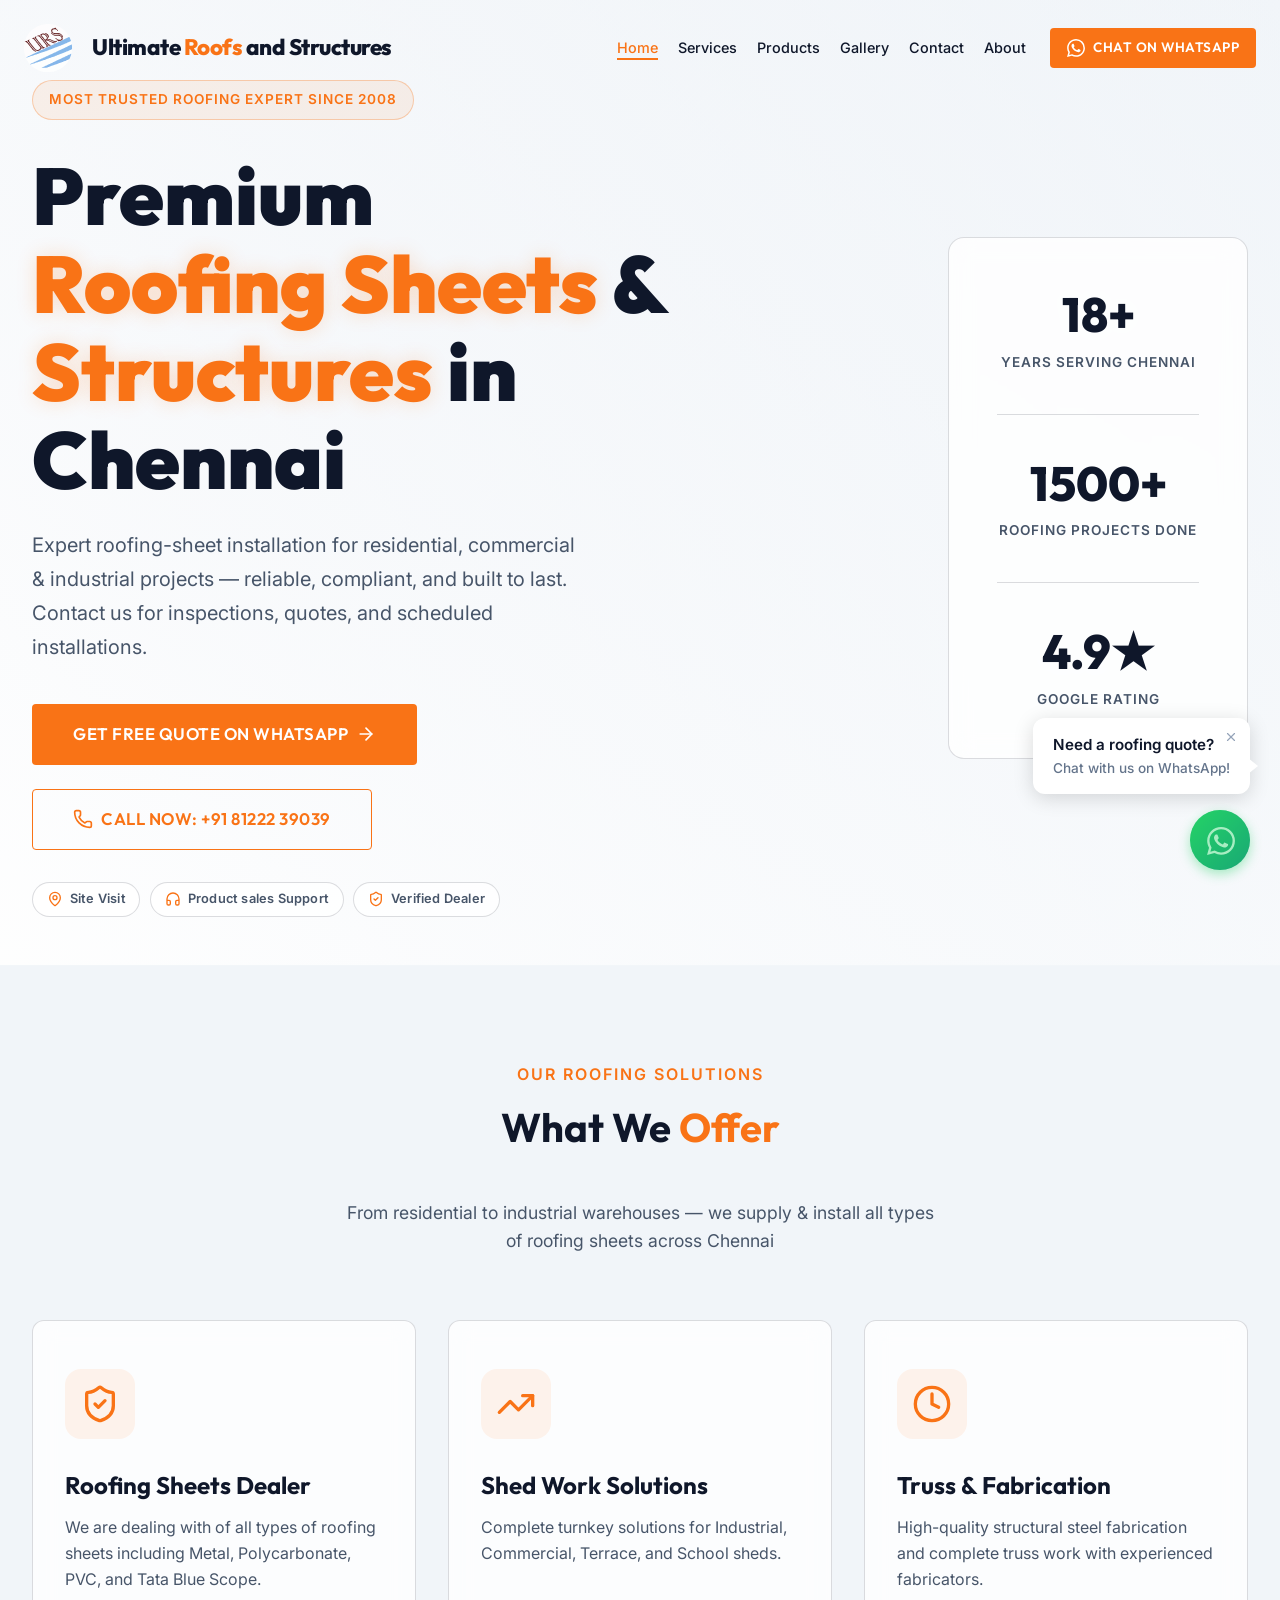
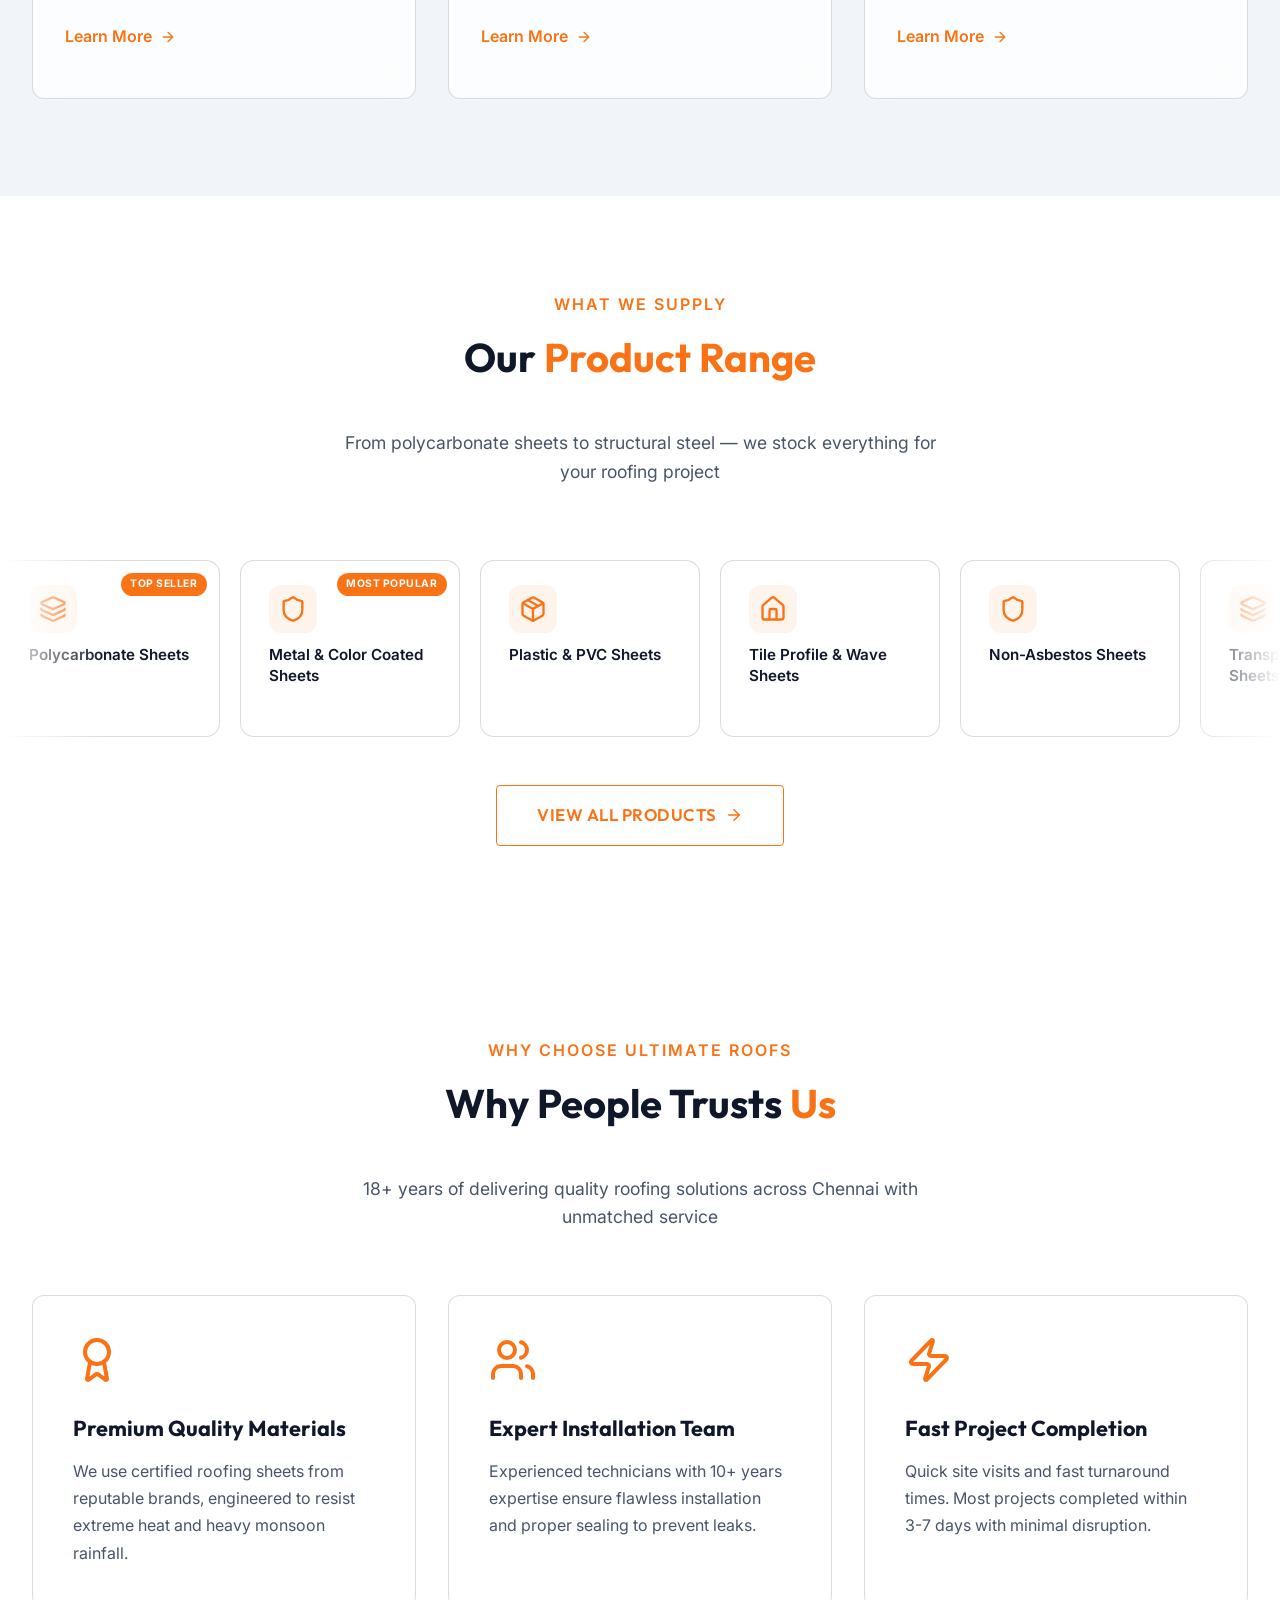
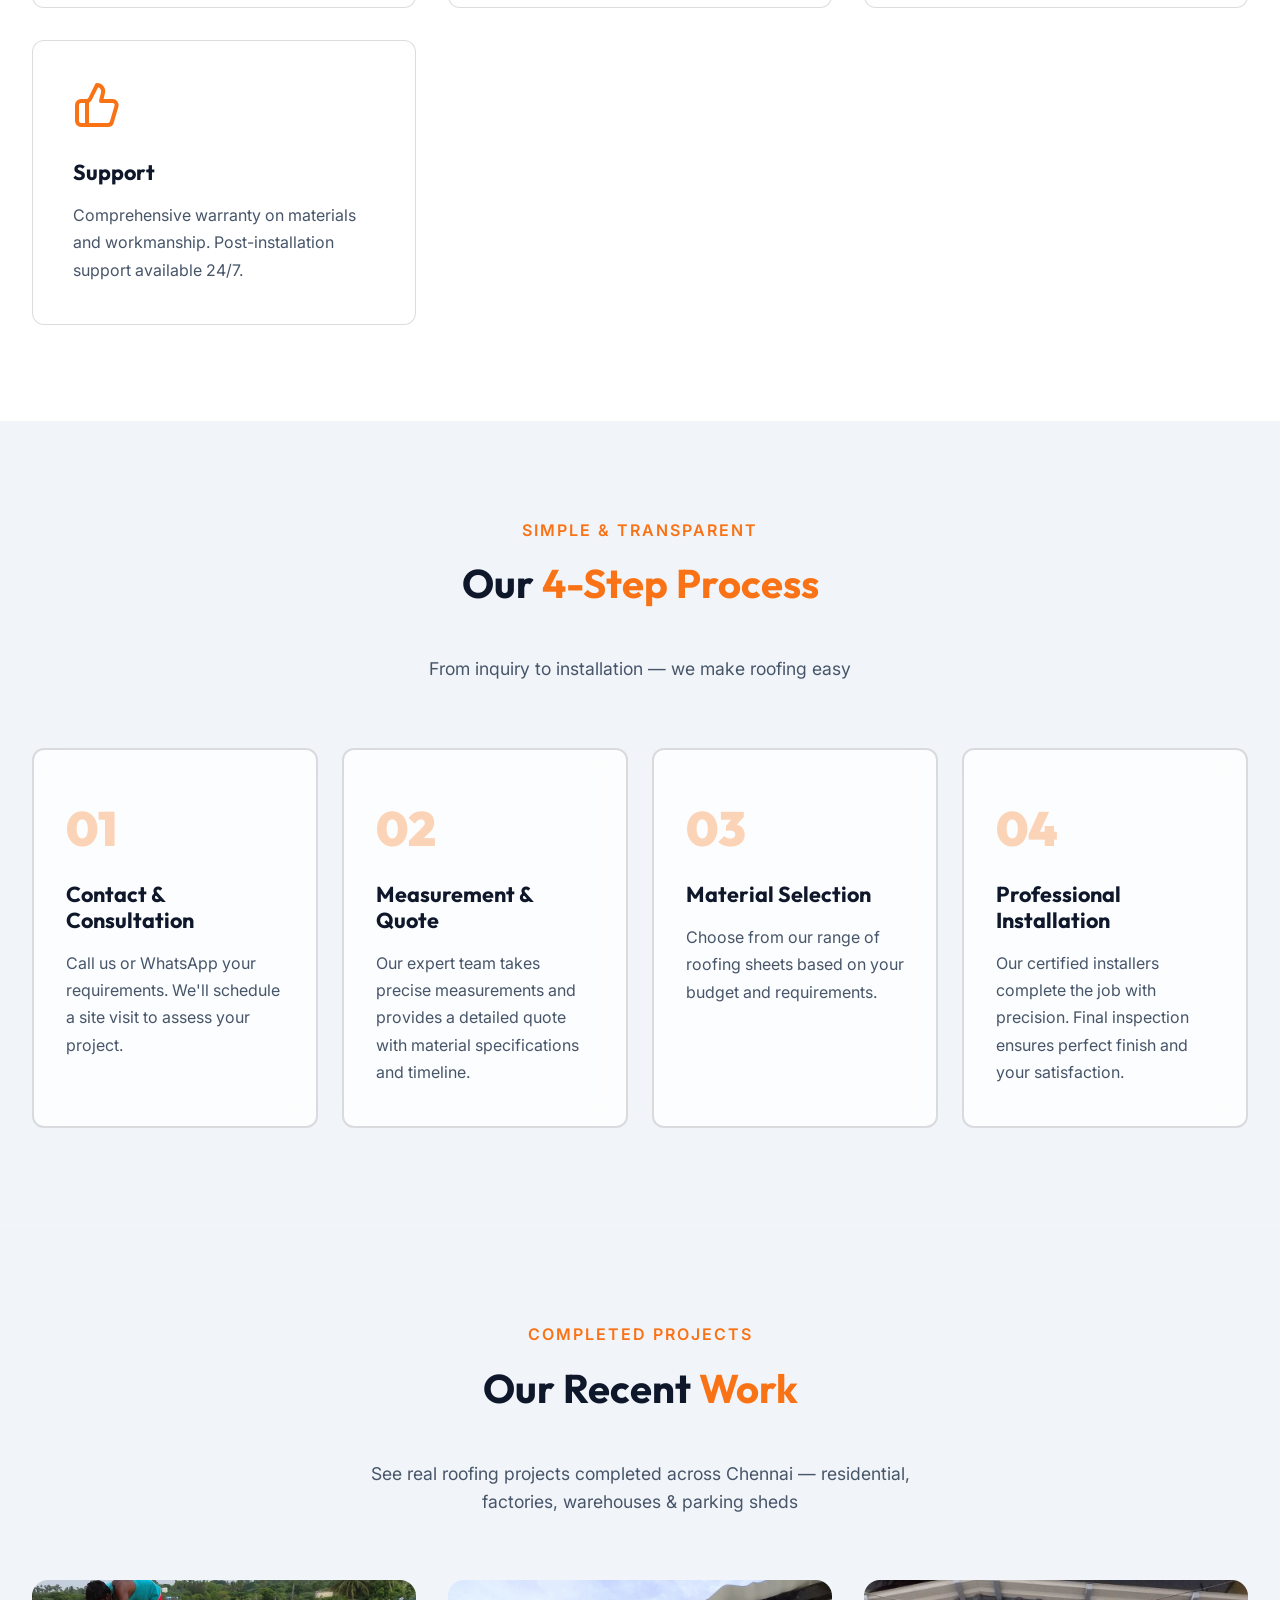
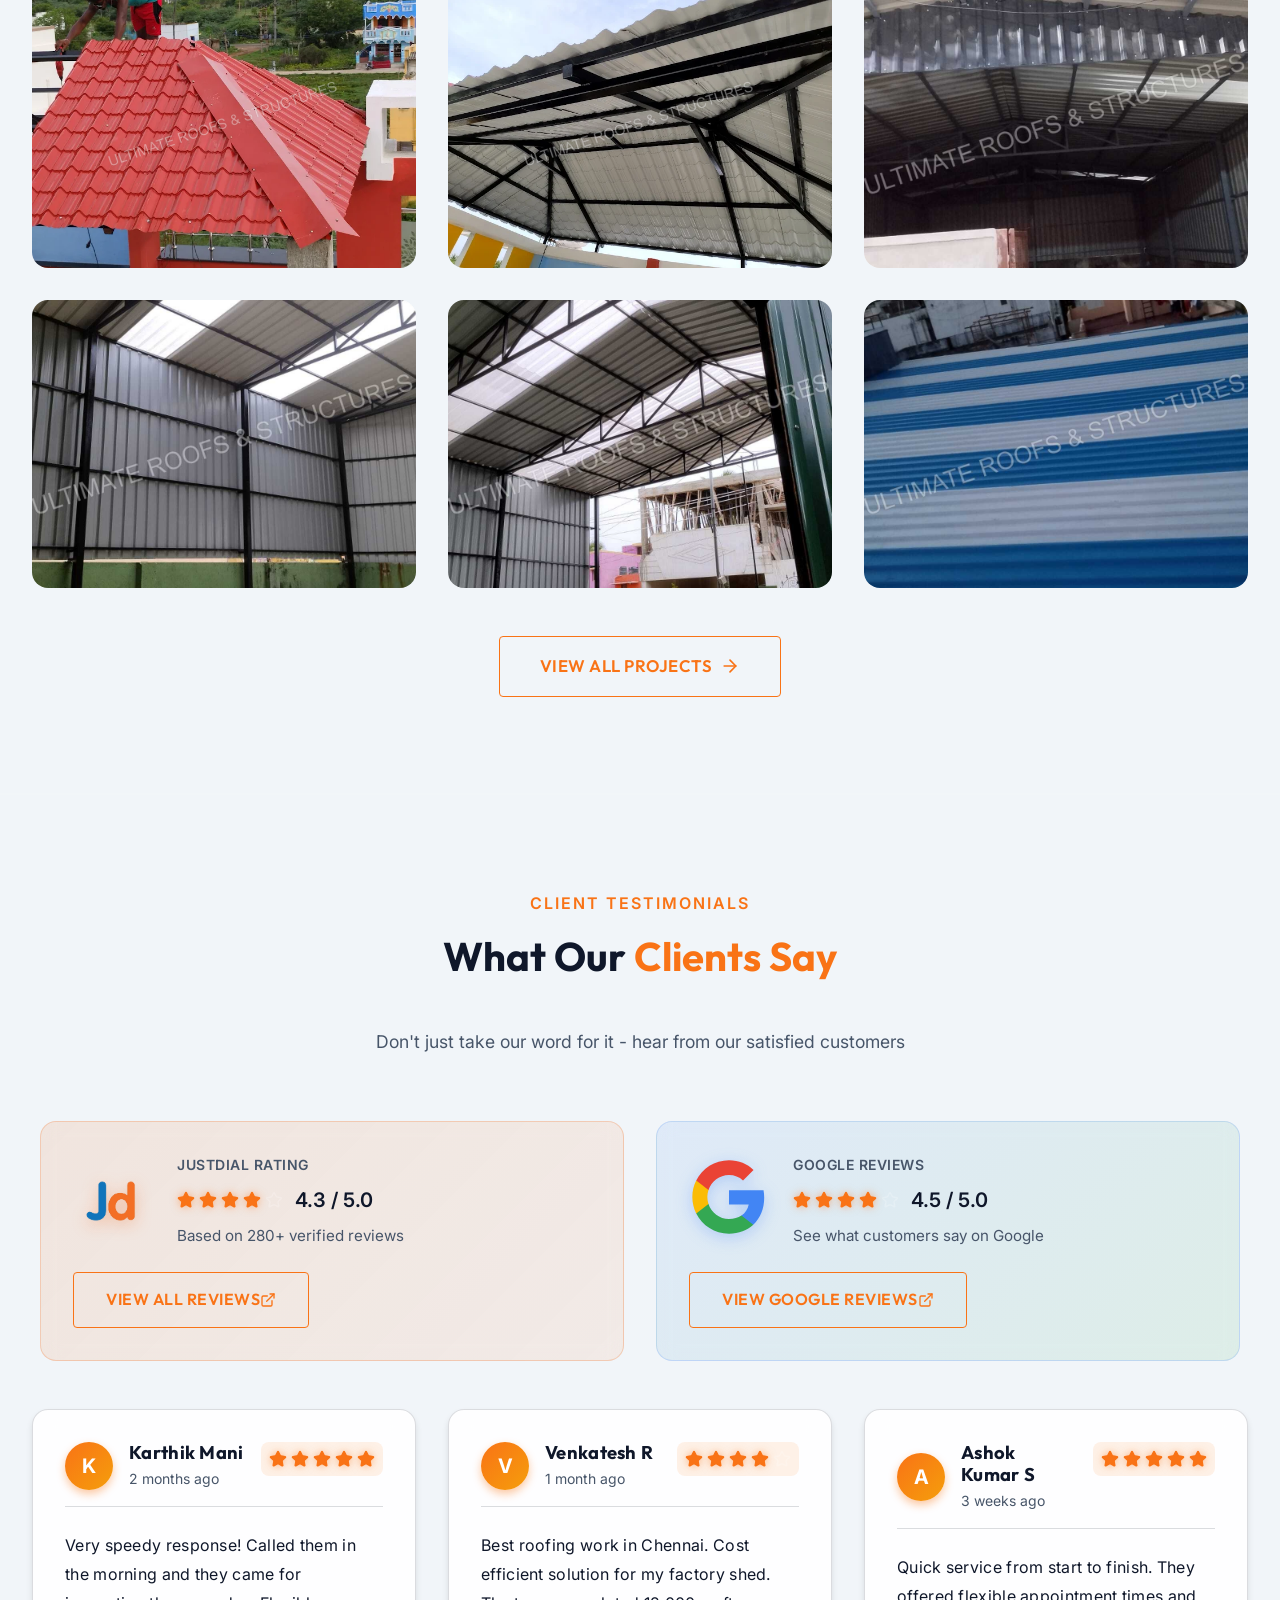
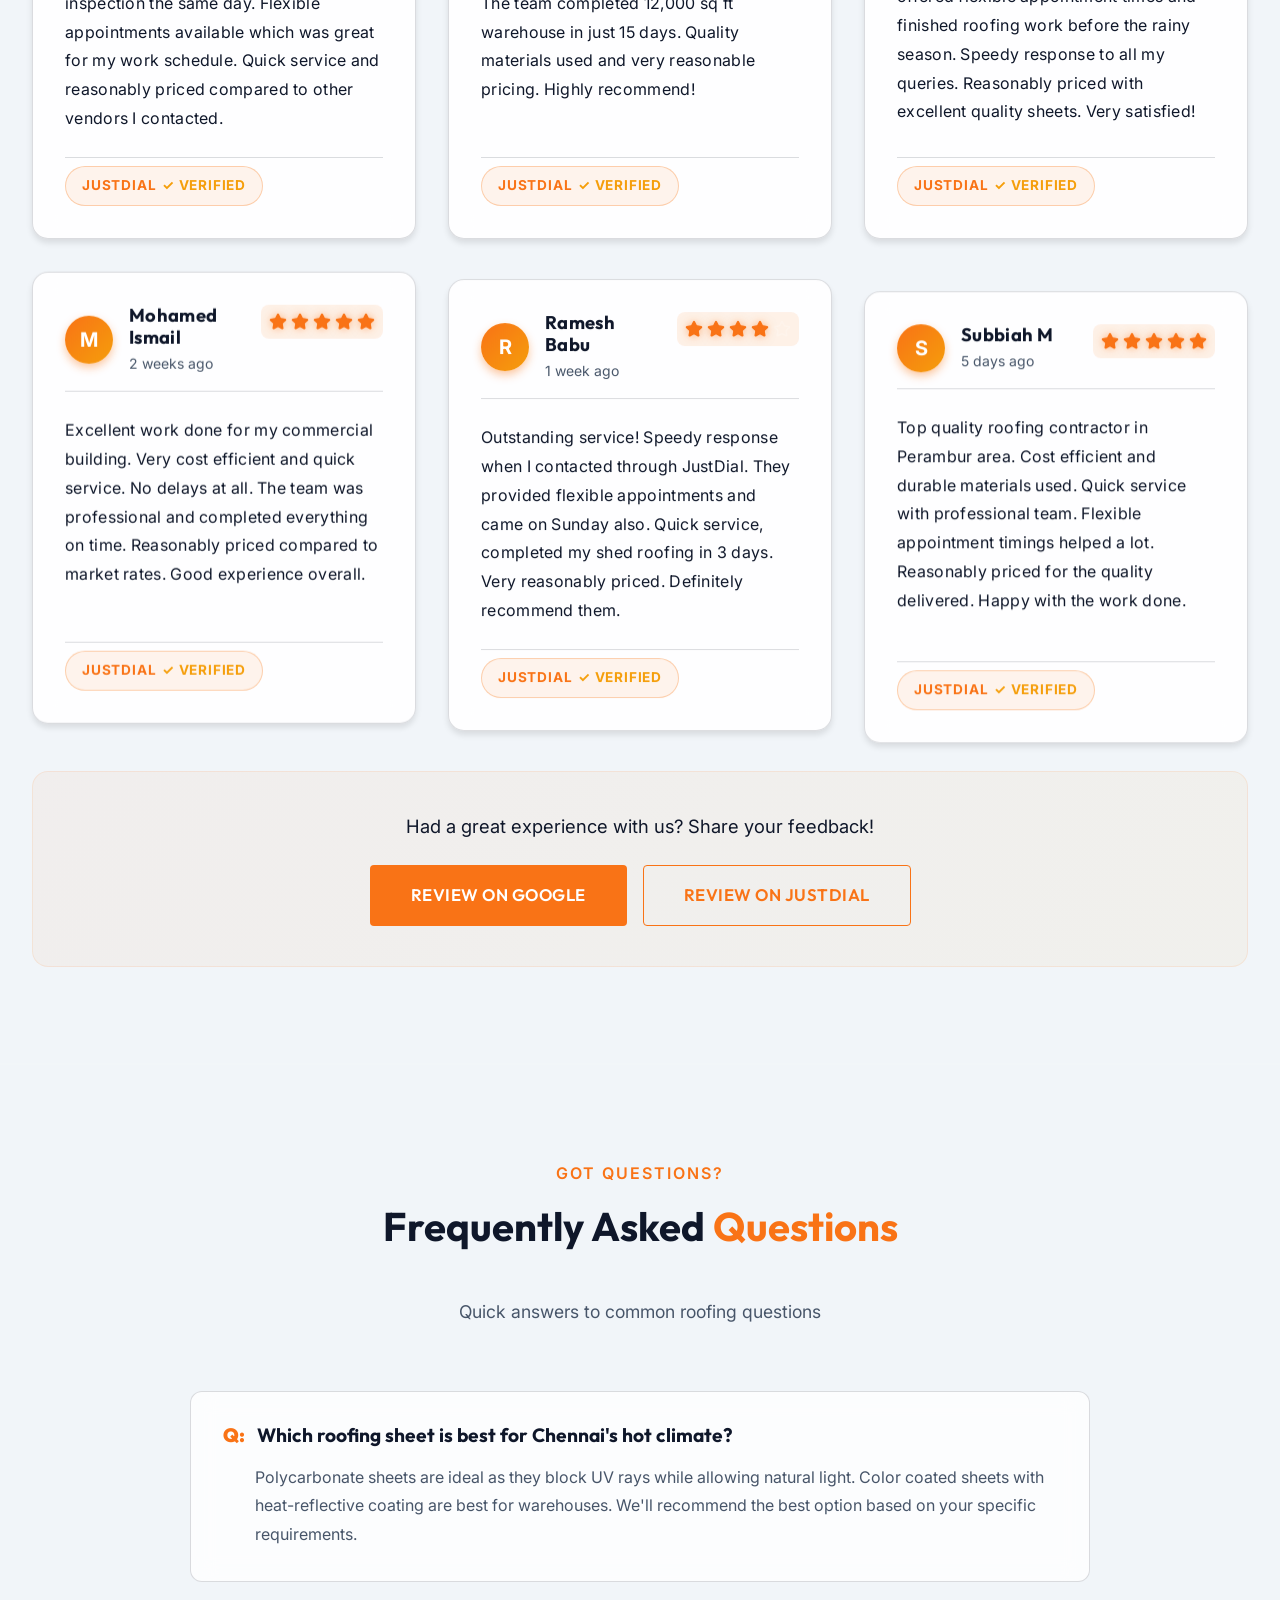
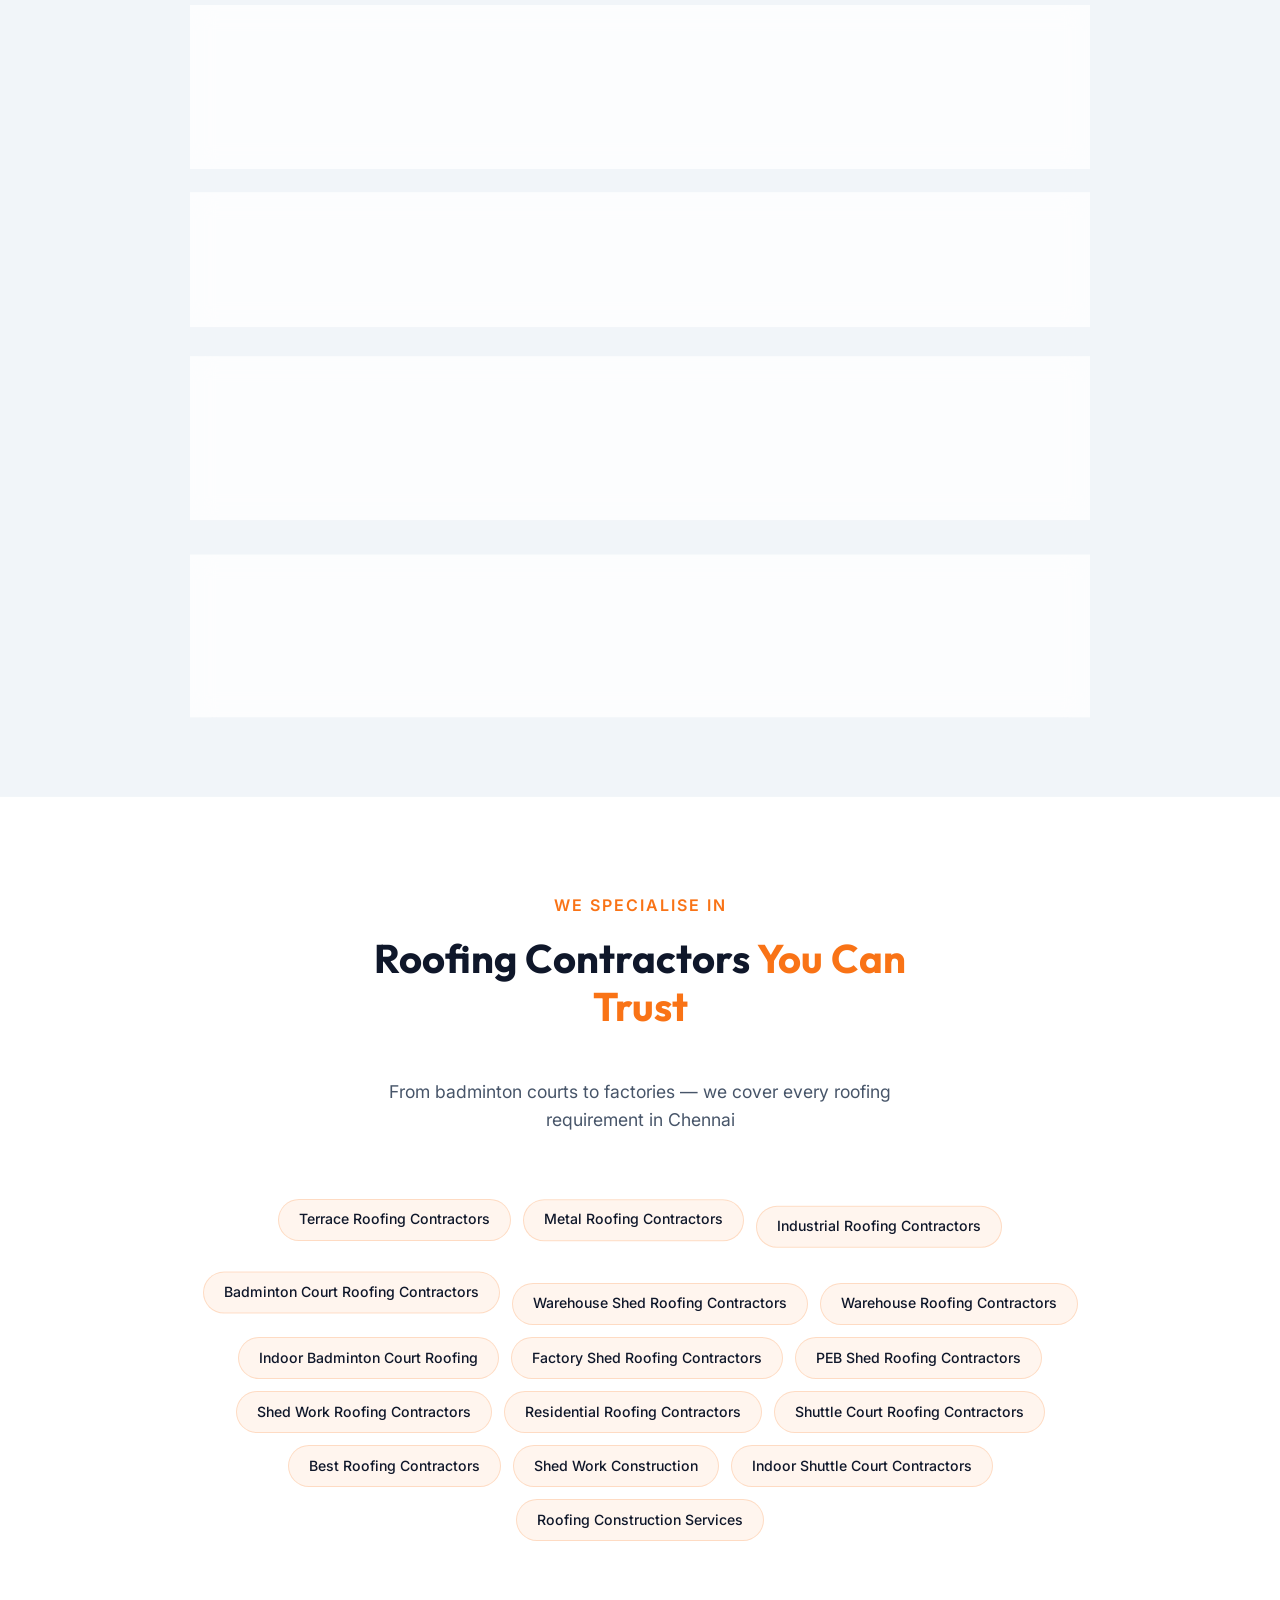
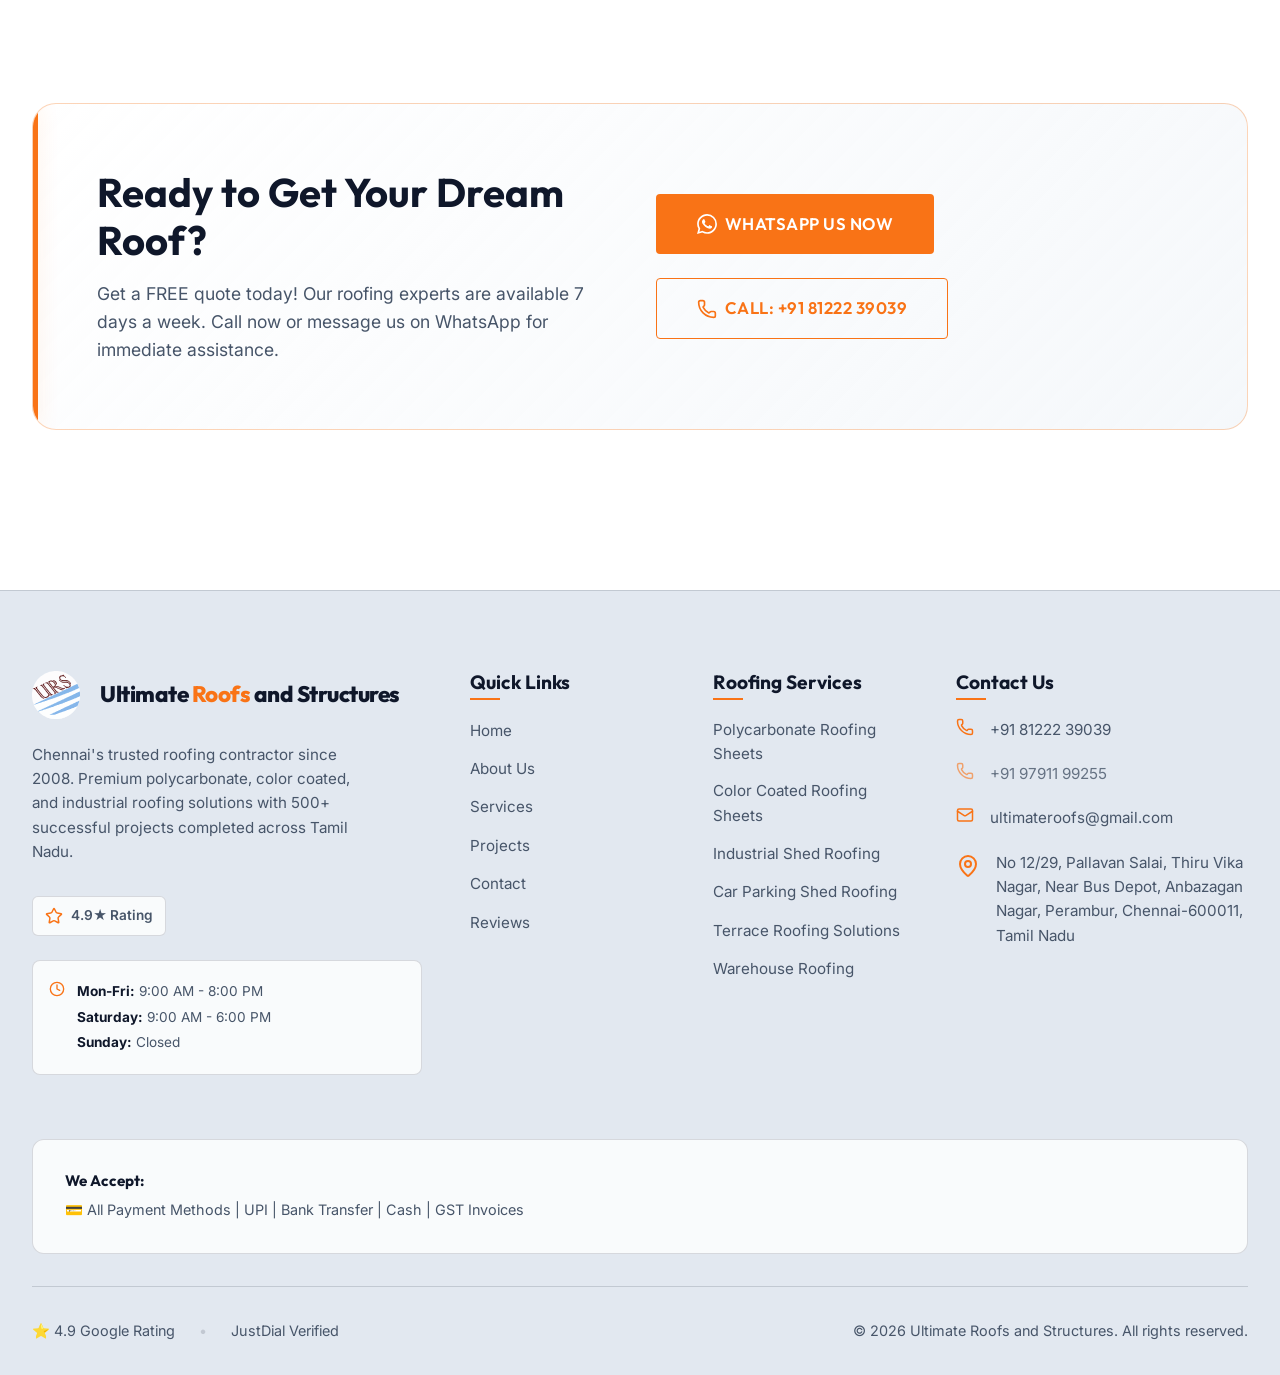
<file: index.html>
<!doctype html>
<html lang="en">
  <head>
    <meta charset="UTF-8" />
    <link rel="icon" type="image/svg+xml" href="/favicon.svg" sizes="any" />
    <link rel="apple-touch-icon" href="/cropped_circle_image.png" />
    <meta name="viewport" content="width=device-width, initial-scale=1.0" />

    <!-- ===== PRIMARY SEO META TAGS ===== -->
    <title>Roofing Sheet Contractors in Chennai | Ultimate Roofs and Structures</title>
    <meta name="description" content="Best Roofing Sheet Contractors in Chennai, Tamil Nadu. Top-rated roofing contractors for industrial sheds, warehouse roofing, and metal roofing sheet installation. Call +91 81222 39039 for expert contractors." />
    <meta name="keywords" content="roofing sheet contractors, roofing sheet contractors in Chennai, roofing contractors, best roofing contractors in Chennai, Chennai roofing contractors, roofing contractors Tamil Nadu, industrial roofing contractors Chennai, warehouse roofing contractors, metal roofing sheet contractors, shed contractors Chennai" />
    <meta name="theme-color" content="#0f172a" />
    <meta name="robots" content="index, follow, max-image-preview:large, max-snippet:-1, max-video-preview:-1" />
    <meta name="author" content="Ultimate Roofs and Structures" />
    <meta name="language" content="English" />
    <meta name="revisit-after" content="7 days" />
    <meta name="fragment" content="!" />

    <!-- ===== GEO / LOCATION META TAGS ===== -->
    <meta name="geo.region" content="IN-TN" />
    <meta name="geo.placename" content="Chennai, Tamil Nadu, India" />
    <meta name="geo.position" content="13.1067;80.2341" />
    <meta name="ICBM" content="13.1067, 80.2341" />

    <!-- ===== OPEN GRAPH ===== -->
    <meta property="og:title" content="Roofing Sheet Contractors in Chennai | Ultimate Roofs and Structures" />
    <meta property="og:description" content="Top-rated roofing sheet manufacturer and installer in Chennai, Tamil Nadu. Industrial roofing, metal sheets, steel sheds, and warehouse structures built to last. Serving all of Tamil Nadu." />
    <meta property="og:type" content="website" />
    <meta property="og:url" content="https://ultimateroofs.in" />
    <meta property="og:image" content="https://ultimateroofs.in/logo.svg" />
    <meta property="og:locale" content="en_IN" />
    <meta property="og:site_name" content="Ultimate Roofs and Structures" />

    <!-- ===== TWITTER CARD ===== -->
    <meta name="twitter:card" content="summary_large_image" />
    <meta name="twitter:title" content="Roofing Sheet Contractors in Chennai | Ultimate Roofs and Structures" />
    <meta name="twitter:description" content="Top-rated roofing sheet manufacturer and installer in Chennai, Tamil Nadu. Industrial roofing, metal sheets, steel sheds, and warehouse structures built to last. Serving all of Tamil Nadu." />
    <meta name="twitter:image" content="https://ultimateroofs.in/logo.svg" />

    <!-- ===== CANONICAL URL ===== -->
    <link rel="canonical" href="https://ultimateroofs.in" />

    <!-- ===== FONTS ===== -->
    <link rel="preconnect" href="https://fonts.googleapis.com" />
    <link rel="dns-prefetch" href="https://fonts.googleapis.com" />

    <!-- ===== STRUCTURED DATA: LocalBusiness ===== -->
    <script type="application/ld+json">
{
  "@context": "https://schema.org",
  "@type": "LocalBusiness",
  "name": "Ultimate Roofs and Structures",
  "url": "https://ultimateroofs.in",
  "logo": "https://ultimateroofs.in/logo.svg",
  "image": "https://ultimateroofs.in/logo.svg",
  "description": "Leading manufacturer and installer of roofing sheets in Chennai, Tamil Nadu. We supply industrial roofing, metal roofing sheets, steel sheds, warehouse structures, and wall cladding solutions across Tamil Nadu.",
  "priceRange": "₹₹",
  "address": {
    "@type": "PostalAddress",
    "streetAddress": "No 12/29, Pallavan Salai, Thiru Vika Nagar, Anbazagan Nagar, Perambur",
    "addressLocality": "Chennai",
    "addressRegion": "Tamil Nadu",
    "postalCode": "600011",
    "addressCountry": "IN"
  },
  "geo": {
    "@type": "GeoCoordinates",
    "latitude": "13.1067",
    "longitude": "80.2341"
  },
  "areaServed": [
    {
      "@type": "State",
      "name": "Tamil Nadu"
    },
    {
      "@type": "City",
      "name": "Chennai"
    },
    {
      "@type": "City",
      "name": "Coimbatore"
    },
    {
      "@type": "City",
      "name": "Madurai"
    },
    {
      "@type": "City",
      "name": "Trichy"
    },
    {
      "@type": "City",
      "name": "Salem"
    },
    {
      "@type": "City",
      "name": "Tirunelveli"
    },
    {
      "@type": "City",
      "name": "Vellore"
    },
    {
      "@type": "City",
      "name": "Erode"
    },
    {
      "@type": "City",
      "name": "Pondicherry"
    }
  ],
  "openingHoursSpecification": [
    {
      "@type": "OpeningHoursSpecification",
      "dayOfWeek": [
        "Monday",
        "Tuesday",
        "Wednesday",
        "Thursday",
        "Friday",
        "Saturday"
      ],
      "opens": "09:00",
      "closes": "18:00"
    }
  ],
  "contactPoint": {
    "@type": "ContactPoint",
    "telephone": "+918122239039",
    "contactType": "customer service",
    "areaServed": "IN",
    "availableLanguage": [
      "English",
      "Tamil",
      "Hindi"
    ]
  },
  "telephone": "+918122239039",
  "email": "ultimateroofs@gmail.com",
  "foundingDate": "2008",
  "hasOfferCatalog": {
    "@type": "OfferCatalog",
    "name": "Roofing and Structural Services in Chennai, Tamil Nadu",
    "itemListElement": [
      {
        "@type": "Offer",
        "itemOffered": {
          "@type": "Service",
          "name": "Industrial & Commercial Roofing",
          "description": "Our commercial and industrial roofing solutions are engineered to protect your business investment. From new installations to complete overhauls, we deliver the highest standard of craftsmanship to keep your commercial property safe, secure, and weather-tight."
        }
      },
      {
        "@type": "Offer",
        "itemOffered": {
          "@type": "Service",
          "name": "Residential Roofing",
          "description": "We understand how vital a dependable roof is for your family's safety and comfort. Our residential roofing services combine long-lasting durability with modern aesthetics — ensuring your home is protected with premium materials and precise installation."
        }
      },
      {
        "@type": "Offer",
        "itemOffered": {
          "@type": "Service",
          "name": "Roof Inspection & Consultation",
          "description": "We offer thorough roof health assessments and professional on-site consultations to identify weak points, leaks, and structural concerns. Our detailed reports and expert recommendations help you make the right decision for your property's long-term upkeep."
        }
      },
      {
        "@type": "Offer",
        "itemOffered": {
          "@type": "Service",
          "name": "Emergency Roof Repairs",
          "description": "Roofing emergencies don't wait — neither do we. Our rapid-response team handles unexpected leaks, storm damage, and structural issues with speed and precision, restoring your roof's integrity and protecting your property before further damage occurs."
        }
      },
      {
        "@type": "Offer",
        "itemOffered": {
          "@type": "Service",
          "name": "Fabrication & Maintenance",
          "description": "Extend the life of your roof with our customized maintenance and structural fabrication services. Our proactive approach — covering truss work, structural repairs, and shed fabrication — keeps your roofing system in peak condition and saves you costly replacements down the line."
        }
      },
      {
        "@type": "Offer",
        "itemOffered": {
          "@type": "Service",
          "name": "Roof Ventilation Solutions",
          "description": "Improve air circulation and reduce heat buildup with our specialized roof ventilation systems. We supply and install high-performance turbo ventilators — both polycarbonate and metal profile — ensuring your industrial or commercial space stays cool, comfortable, and energy-efficient."
        }
      }
    ]
  },
  "sameAs": [
    "https://jsdl.in/DT-20WIVUVM",
    "https://maps.app.goo.gl/ByaTGtvEaummtQnK6"
  ]
}
</script>

    <!-- ===== STRUCTURED DATA: FAQ (Local SEO Boost) ===== -->
    <script type="application/ld+json">
{
  "@context": "https://schema.org",
  "@type": "FAQPage",
  "mainEntity": [
    {
      "@type": "Question",
      "name": "Where can I buy roofing sheets in Chennai?",
      "acceptedAnswer": {
        "@type": "Answer",
        "text": "Ultimate Roofs and Structures is a leading supplier of roofing sheets in Chennai, Tamil Nadu. We supply colour coated, galvalume, and PPGI roofing sheets and also provide complete installation services. Contact us at +918122239039."
      }
    },
    {
      "@type": "Question",
      "name": "Does Ultimate Roofs serve areas outside Chennai in Tamil Nadu?",
      "acceptedAnswer": {
        "@type": "Answer",
        "text": "Yes, Ultimate Roofs and Structures provides roofing sheet supply and installation services across Tamil Nadu including Coimbatore, Madurai, Trichy, Salem, Tirunelveli, Vellore, and Erode."
      }
    },
    {
      "@type": "Question",
      "name": "What types of roofing sheets are available in Chennai?",
      "acceptedAnswer": {
        "@type": "Answer",
        "text": "We supply a wide range of roofing sheets in Chennai including colour coated roofing sheets, galvalume sheets, PPGI sheets, JSW sheets, Tata sheets, polycarbonate roofing, and industrial grade roofing materials for warehouses and sheds."
      }
    },
    {
      "@type": "Question",
      "name": "What is the best roofing company in Tamil Nadu?",
      "acceptedAnswer": {
        "@type": "Answer",
        "text": "Ultimate Roofs and Structures, established in 2008, is one of the most trusted roofing companies in Tamil Nadu, offering industrial sheds, commercial metal roofing, steel structures, and roofing sheet installation across the state."
      }
    },
    {
      "@type": "Question",
      "name": "How do I contact a roofing contractor in Chennai?",
      "acceptedAnswer": {
        "@type": "Answer",
        "text": "You can contact Ultimate Roofs and Structures at +918122239039, WhatsApp at +918122239039, or email at ultimateroofs@gmail.com. We offer free on-site inspections and quotations across Chennai and Tamil Nadu."
      }
    }
  ]
}
</script>
    <!-- ===== END STRUCTURED DATA ===== -->
    <script type="module" crossorigin src="/assets/js/index-DTho0l4E.js"></script>
    <link rel="modulepreload" crossorigin href="/assets/js/react-vendor-grX2bJDm.js">
    <link rel="modulepreload" crossorigin href="/assets/js/animation-vendor-ECKcXnSK.js">
    <link rel="modulepreload" crossorigin href="/assets/js/icons-vendor-B4YqkzQQ.js">
    <link rel="stylesheet" crossorigin href="/assets/css/index-CdLKE34p.css">
  </head>
  <body>
      <main>
        <div id="root" role="main"></div>
      </main>
      <!-- Consider adding footer and navigation for better structure -->
    <script>
      // Restore path from 404 redirect
      (function(l) {
        if (l.search[1] === '/' ) {
          var decoded = l.search.slice(1).split('&').map(function(s) { 
            return s.replace(/~and~/g, '&')
          }).join('?');
          window.history.replaceState(null, null,
            l.pathname.slice(0, -1) + decoded + l.hash
          );
        }
      }(window.location));
    </script>
  </body>
</html>
</file>
<file: assets/css/index-CdLKE34p.css>
@import"https://fonts.googleapis.com/css2?family=Inter:wght@400;500;600&family=Outfit:wght@500;700;900&display=swap";:root{--primary-blue: #0f172a;--secondary-blue: #1e293b;--accent-orange: #f97316;--accent-amber: #f59e0b;--steel: #64748b;--light-steel: #f8fafc;--dark-bg: #0b0f19;--text-main: #f1f5f9;--text-muted: #94a3b8;--text-bright: #ffffff;--border-color: rgba(255, 255, 255, .1);--glass-bg: rgba(15, 23, 42, .7);--hero-gradient-1: rgba(30, 41, 59, .8);--hero-gradient-2: rgba(11, 15, 25, 1);--overlay-gradient-1: rgba(15, 23, 42, .9);--overlay-gradient-2: rgba(15, 23, 42, .4);--card-bg: rgba(15, 23, 42, .8);--card-bg-light: rgba(30, 41, 59, .5);--form-input-bg: rgba(15, 23, 42, .5);--form-input-focus-bg: rgba(15, 23, 42, .8);--accent-bg-subtle: rgba(249, 115, 22, .1);--glow-orange: 0 0 20px rgba(249, 115, 22, .3);--shadow-lg: 0 10px 25px -5px rgba(0, 0, 0, .5);--font-body: "Inter", sans-serif;--font-heading: "Outfit", sans-serif}@media(prefers-color-scheme:light){:root{--primary-blue: #e2e8f0;--secondary-blue: #f1f5f9;--accent-orange: #f97316;--accent-amber: #f59e0b;--steel: #475569;--light-steel: #0f172a;--dark-bg: #ffffff;--text-main: #0f172a;--text-muted: #475569;--text-bright: #ffffff;--border-color: rgba(15, 23, 42, .15);--glass-bg: rgba(255, 255, 255, .8);--hero-gradient-1: rgba(226, 232, 240, .9);--hero-gradient-2: rgba(241, 245, 249, 1);--overlay-gradient-1: rgba(255, 255, 255, .95);--overlay-gradient-2: rgba(241, 245, 249, .6);--card-bg: rgba(255, 255, 255, .9);--card-bg-light: rgba(241, 245, 249, .7);--form-input-bg: rgba(241, 245, 249, .8);--form-input-focus-bg: rgba(255, 255, 255, 1);--accent-bg-subtle: rgba(249, 115, 22, .08);--glow-orange: 0 0 20px rgba(249, 115, 22, .2);--shadow-lg: 0 10px 25px -5px rgba(0, 0, 0, .15)}}*{margin:0;padding:0;box-sizing:border-box}@media(prefers-reduced-motion:reduce){*,*:before,*:after{animation-duration:.01ms!important;animation-iteration-count:1!important;transition-duration:.01ms!important;scroll-behavior:auto!important}}html{scroll-behavior:smooth;-webkit-tap-highlight-color:transparent}body{font-family:var(--font-body);background-color:var(--dark-bg);color:var(--text-main);line-height:1.6;-webkit-font-smoothing:antialiased;-moz-osx-font-smoothing:grayscale;text-rendering:optimizeLegibility;overflow-x:hidden}.page-wrapper{padding-top:6.5rem}@media(max-width:768px){.page-wrapper{padding-top:5rem}}@media(max-width:600px){.page-wrapper{padding-top:4rem}}.page-header{position:relative;background-color:var(--primary-blue);padding:8rem 0 5rem;text-align:center;border-bottom:1px solid var(--border-color);background-image:linear-gradient(to bottom,var(--overlay-gradient-1),var(--hero-gradient-2))}@media(max-width:768px){.page-header{padding:6rem 0 4rem}}@media(max-width:480px){.page-header{padding:5rem 0 3rem}}.page-header:before{content:"";position:absolute;top:0;left:0;width:100%;height:100%;background:radial-gradient(circle at center,rgba(249,115,22,.05) 0%,transparent 70%);pointer-events:none}.page-header h1{font-size:3.5rem;font-weight:900;color:var(--text-main);margin-bottom:1rem}@media(max-width:768px){.page-header h1{font-size:2.5rem}}@media(max-width:480px){.page-header h1{font-size:2rem;margin-bottom:.75rem}}.page-header h1 span{color:var(--accent-orange)}.page-header p{color:var(--text-muted);font-size:1.2rem;max-width:600px;margin:0 auto}@media(max-width:768px){.page-header p{font-size:1.05rem}}@media(max-width:480px){.page-header p{font-size:.95rem}}h1,h2,h3,h4,h5,h6{font-family:var(--font-heading);line-height:1.2}a{text-decoration:none;color:inherit}ul{list-style:none}img{max-width:100%;display:block}.logo-image{height:56px;width:auto;object-fit:contain;margin-right:.5rem}@media(max-width:1280px){.logo-image{height:52px}}@media(max-width:1024px){.logo-image{height:48px}}@media(max-width:900px){.logo-image{height:44px;margin-right:.4rem}}@media(max-width:768px){.logo-image{height:40px}}@media(max-width:480px){.logo-image{height:36px;margin-right:.25rem}}.container{width:100%;max-width:1280px;margin:0 auto;padding:0 2rem}@media(max-width:768px){.container{padding:0 1rem}}@media(max-width:480px){.container{padding:0 .75rem}}.section{padding:6rem 0}@media(max-width:768px){.section{padding:4rem 0}}@media(max-width:480px){.section{padding:3rem 0}}.bg-dark{background-color:var(--secondary-blue);border-top:1px solid rgba(255,255,255,.05);border-bottom:1px solid rgba(255,255,255,.05)}.section-title{font-size:2.5rem;font-weight:700;text-align:center;margin-bottom:3rem;color:var(--text-main)}@media(max-width:768px){.section-title{font-size:2rem;margin-bottom:2rem}}@media(max-width:480px){.section-title{font-size:1.75rem;margin-bottom:1.5rem}}.section-title span{color:var(--accent-orange)}.btn{display:inline-flex;align-items:center;justify-content:center;padding:.875rem 2rem;background-color:var(--accent-orange);color:var(--text-bright);font-weight:600;font-family:var(--font-heading);border-radius:4px;transition:all .3s ease;border:1px solid transparent;cursor:pointer;text-transform:uppercase;letter-spacing:.5px}@media(max-width:768px){.btn{padding:.75rem 1.5rem;font-size:.9rem}}@media(max-width:480px){.btn{padding:.625rem 1.25rem;font-size:.85rem;letter-spacing:.3px}}.btn:hover{background-color:#ea580c;transform:translateY(-2px);box-shadow:var(--glow-orange)}@media(max-width:768px){.btn:hover{transform:translateY(0)}}.btn-outline{background-color:transparent;border-color:var(--accent-orange);color:var(--accent-orange)}.btn-outline:hover{background-color:var(--accent-orange);color:var(--text-bright)}.btn-lg{padding:1rem 2.5rem;font-size:1.05rem}@media(max-width:768px){.btn-lg{padding:.85rem 2rem;font-size:.95rem}}@media(max-width:480px){.btn-lg{padding:.75rem 1.5rem;font-size:.9rem;width:100%}}.ml-2{margin-left:.5rem}.section-header{text-align:center;max-width:600px;margin:0 auto 4rem}@media(max-width:768px){.section-header{margin:0 auto 2.5rem}}@media(max-width:480px){.section-header{margin:0 auto 2rem}}.section-subtitle{color:var(--accent-orange);font-weight:600;text-transform:uppercase;letter-spacing:2px;margin-bottom:1rem;display:block}@media(max-width:480px){.section-subtitle{font-size:.85rem;letter-spacing:1.5px}}.section-desc{color:var(--text-muted);font-size:1.1rem}@media(max-width:768px){.section-desc{font-size:1rem}}@media(max-width:480px){.section-desc{font-size:.95rem}}.glass{background:var(--glass-bg);backdrop-filter:blur(12px);-webkit-backdrop-filter:blur(12px);border:1px solid var(--border-color)}.navbar-header{position:fixed;top:0;left:0;width:100%;z-index:1000;transition:all .4s ease;padding:1.5rem 0}@media(max-width:1024px){.navbar-header{padding:1rem 0}}.navbar-header.scanned{padding:1rem 0;box-shadow:var(--shadow-lg)}@media(max-width:1024px){.navbar-header.scanned{padding:.75rem 0}}.navbar-container{display:flex;justify-content:space-between;align-items:center;position:relative}@media(max-width:1280px){.navbar-container{padding:0 1.5rem}}@media(max-width:1024px){.navbar-container{gap:.5rem;padding:0 1.5rem}}@media(max-width:900px){.navbar-container{padding:0 1.25rem}}@media(max-width:768px){.navbar-container{padding:0 1rem}}@media(max-width:480px){.navbar-container{padding:0 .5rem}}.navbar-logo{display:flex;align-items:center;gap:.75rem;flex-shrink:1;min-width:0;overflow:hidden}@media(max-width:1024px){.navbar-logo{max-width:calc(100vw - 100px)}}@media(max-width:900px){.navbar-logo{max-width:calc(100vw - 90px);gap:.6rem}}@media(max-width:768px){.navbar-logo{max-width:calc(100vw - 80px)}}@media(max-width:480px){.navbar-logo{gap:.5rem;max-width:calc(100vw - 70px)}}@media(max-width:360px){.navbar-logo{max-width:calc(100vw - 65px)}}.logo-text{font-family:var(--font-heading);font-size:1.5rem;font-weight:800;color:var(--text-main);letter-spacing:-.5px;white-space:nowrap;overflow:hidden;text-overflow:ellipsis}@media(max-width:1280px){.logo-text{font-size:1.4rem}}@media(max-width:1024px){.logo-text{font-size:1.35rem}}@media(max-width:900px){.logo-text{font-size:1.2rem}}@media(max-width:768px){.logo-text{font-size:1.15rem}}@media(max-width:480px){.logo-text{font-size:1.05rem}}@media(max-width:360px){.logo-text{font-size:.95rem}}.logo-accent{color:var(--accent-orange)}.navbar-desktop{display:flex;align-items:center;gap:3rem}@media(max-width:1280px){.navbar-desktop{gap:1.5rem}}.navbar-desktop .btn{display:inline-flex;align-items:center;gap:.5rem}@media(max-width:1280px){.navbar-desktop .btn{font-size:.85rem;padding:.5rem 1rem}}.nav-list{display:flex;gap:2rem}@media(max-width:1280px){.nav-list{gap:1.25rem}}.nav-link{font-weight:500;color:var(--text-main);transition:color .3s ease;position:relative;font-size:1rem}@media(max-width:1280px){.nav-link{font-size:.9rem}}.nav-link:hover,.nav-link.active{color:var(--accent-orange)}.nav-link:after{content:"";position:absolute;width:0;height:2px;bottom:-4px;left:0;background-color:var(--accent-orange);transition:width .3s ease}.nav-link.active:after,.nav-link:hover:after{width:100%}.btn-sm{padding:.6rem 1.5rem;font-size:.9rem}.mobile-toggle{display:none;background:transparent;border:none;color:var(--text-main);cursor:pointer;padding:.5rem;min-width:44px;min-height:44px;margin-left:auto;flex-shrink:0}@media(max-width:1024px){.mobile-toggle{margin-right:-.5rem}}@media(max-width:480px){.mobile-toggle{margin-right:-.25rem;padding:.25rem}}.navbar-mobile{position:absolute;top:100%;left:0;width:100%;overflow:hidden;max-height:calc(100vh - 80px);overflow-y:auto}.mobile-nav-list{display:flex;flex-direction:column;padding:1.5rem 2rem;gap:1.5rem}@media(max-width:480px){.mobile-nav-list{padding:1rem;gap:1rem}}.mobile-nav-link{font-size:1.25rem;font-weight:500;display:block;padding:.5rem 0}@media(max-width:480px){.mobile-nav-link{font-size:1.1rem}}.mobile-nav-link:hover{color:var(--accent-orange)}.mobile-btn{width:100%;text-align:center;margin-top:1rem;display:inline-flex;align-items:center;justify-content:center;gap:.5rem;min-height:48px}@media(max-width:1024px){.navbar-desktop{display:none!important}.mobile-toggle{display:flex!important;align-items:center;justify-content:center}}.footer-container{background-color:var(--primary-blue);padding:5rem 0 0;border-top:1px solid var(--border-color);margin-top:4rem}@media(max-width:768px){.footer-container{padding:4rem 0 0;margin-top:3rem}}@media(max-width:480px){.footer-container{padding:3rem 0 0;margin-top:2rem}}.footer-grid{display:grid;grid-template-columns:repeat(1,1fr);gap:3rem;margin-bottom:4rem}@media(max-width:768px){.footer-grid{gap:2.5rem;margin-bottom:3rem}}@media(max-width:480px){.footer-grid{gap:2rem;margin-bottom:2rem}}@media(min-width:768px){.footer-grid{grid-template-columns:repeat(2,1fr)}}@media(min-width:1024px){.footer-grid{grid-template-columns:2fr 1fr 1fr 1.5fr}}.footer-logo{display:flex;align-items:center;gap:.75rem;margin-bottom:1.5rem}.logo-image{height:48px;width:auto;flex-shrink:0}@media(max-width:480px){.footer-logo{gap:.5rem;margin-bottom:1.25rem}}.footer-description{color:var(--text-muted);font-size:.95rem;margin-bottom:2rem;max-width:320px}@media(max-width:768px){.footer-description{font-size:.9rem;margin-bottom:1.5rem}}@media(max-width:480px){.footer-description{font-size:.85rem;margin-bottom:1.25rem}}.social-links{display:flex;gap:1rem}@media(max-width:480px){.social-links{gap:.75rem}}.social-links a{display:flex;align-items:center;justify-content:center;width:40px;height:40px;border-radius:50%;background:var(--glass-bg);border:1px solid var(--border-color);color:var(--text-muted);transition:all .3s ease}@media(max-width:480px){.social-links a{width:36px;height:36px}}.social-links a:hover{background:var(--accent-orange);border-color:var(--accent-orange);color:var(--text-bright);transform:translateY(-3px);box-shadow:var(--glow-orange)}@media(max-width:768px){.social-links a:hover{transform:translateY(-2px)}}.footer-title{color:var(--text-main);font-size:1.2rem;font-weight:700;margin-bottom:1.5rem;position:relative;display:inline-block}@media(max-width:768px){.footer-title{font-size:1.1rem;margin-bottom:1.25rem}}@media(max-width:480px){.footer-title{font-size:1.05rem;margin-bottom:1rem}}.footer-title:after{content:"";position:absolute;left:0;bottom:-6px;width:30px;height:2px;background-color:var(--accent-orange)}.footer-links{display:flex;flex-direction:column;gap:.8rem}@media(max-width:480px){.footer-links{gap:.7rem}}.footer-links a{color:var(--text-muted);transition:all .2s ease;display:inline-block;font-size:.95rem}@media(max-width:480px){.footer-links a{font-size:.9rem}}.footer-links a:hover{color:var(--accent-orange);transform:translate(5px)}@media(max-width:768px){.footer-links a:hover{transform:translate(3px)}}.contact-list{display:flex;flex-direction:column;gap:1.25rem}@media(max-width:768px){.contact-list{gap:1rem}}@media(max-width:480px){.contact-list{gap:.85rem}}.contact-list li{display:flex;align-items:flex-start;gap:1rem;color:var(--text-muted);font-size:.95rem}@media(max-width:768px){.contact-list li{gap:.85rem}}@media(max-width:480px){.contact-list li{font-size:.9rem;gap:.75rem}}.contact-list span{line-height:1.4}.pin-icon{flex-shrink:0;margin-top:3px}.footer-bottom{display:flex;flex-direction:column;justify-content:space-between;align-items:center;padding:2rem 0;border-top:1px solid var(--border-color);color:var(--text-muted);font-size:.9rem;gap:1rem}@media(max-width:768px){.footer-bottom{padding:1.5rem 0}}@media(max-width:480px){.footer-bottom{padding:1.25rem 0;font-size:.85rem;text-align:center}}@media(min-width:768px){.footer-bottom{flex-direction:row}}.footer-bottom-links{display:flex;gap:1.5rem;margin-top:1rem}@media(max-width:480px){.footer-bottom-links{gap:1rem;flex-wrap:wrap;justify-content:center;font-size:.85rem}}@media(min-width:768px){.footer-bottom-links{margin-top:0}}.footer-bottom-links a:hover{color:var(--text-bright)}.footer-trust-badges{display:flex;gap:1rem;margin-bottom:1.5rem;flex-wrap:wrap}.footer-badge{display:flex;align-items:center;gap:.5rem;padding:.5rem .75rem;background:var(--glass-bg);border:1px solid var(--border-color);border-radius:6px;color:var(--text-muted);font-size:.85rem;font-weight:600}.footer-badge svg{color:var(--accent-orange)}.footer-hours{display:flex;gap:.75rem;margin-top:1.5rem;padding:1rem;background:var(--glass-bg);border:1px solid var(--border-color);border-radius:8px}.footer-hours svg{color:var(--accent-orange);flex-shrink:0;margin-top:.25rem}.footer-hours p{margin:.25rem 0;color:var(--text-muted);font-size:.85rem}.footer-hours strong{color:var(--text-main)}.footer-emergency{color:var(--accent-orange)!important;font-weight:600;margin-top:.5rem!important}.footer-service-areas{margin-top:1.5rem;padding:1rem;background:var(--glass-bg);border:1px solid var(--border-color);border-radius:8px}.footer-service-areas h5{color:var(--text-main);font-size:.95rem;margin-bottom:.5rem;font-weight:600}.footer-service-areas p{color:var(--text-muted);font-size:.85rem;line-height:1.6}.footer-certifications{display:grid;grid-template-columns:repeat(auto-fit,minmax(250px,1fr));gap:1.5rem;padding:2rem;margin-bottom:2rem;background:var(--glass-bg);border:1px solid var(--border-color);border-radius:12px}@media(max-width:768px){.footer-certifications{grid-template-columns:1fr;gap:1.25rem;padding:1.5rem}}.cert-section h5{color:var(--text-main);font-size:.95rem;margin-bottom:.5rem;font-weight:700}.cert-section p{color:var(--text-muted);font-size:.9rem;line-height:1.6}.footer-bottom-links span{color:var(--border-color)}.footer-bottom-links a{color:var(--text-muted);transition:color .2s ease}.footer-bottom-links a:hover{color:var(--accent-orange)}.whatsapp-float-container{position:fixed;bottom:30px;right:30px;z-index:9999;display:flex;flex-direction:column;align-items:flex-end;gap:1rem}@media(max-width:768px){.whatsapp-float-container{bottom:20px;right:20px}}.whatsapp-float-button{width:60px;height:60px;border-radius:50%;background:linear-gradient(135deg,#25d366,#128c7e);border:none;color:#fff;display:flex;align-items:center;justify-content:center;cursor:pointer;box-shadow:0 4px 12px #25d36666;transition:all .3s ease;position:relative;animation:slideInRight .5s ease-out}@media(max-width:768px){.whatsapp-float-button{width:56px;height:56px}}.whatsapp-float-button:hover{transform:scale(1.1);box-shadow:0 6px 20px #25d36699}.whatsapp-float-button:active{transform:scale(.95)}.whatsapp-pulse{position:absolute;width:100%;height:100%;border-radius:50%;background:#25d36666;animation:pulse 2s infinite;pointer-events:none}@keyframes pulse{0%{transform:scale(1);opacity:1}50%{transform:scale(1.3);opacity:.5}to{transform:scale(1.5);opacity:0}}.whatsapp-tooltip{background:#fff;padding:1rem 1.25rem;border-radius:12px;box-shadow:0 4px 20px #00000026;max-width:220px;position:relative;animation:slideInRight .4s ease-out}@media(max-width:768px){.whatsapp-tooltip{max-width:180px;padding:.85rem 1rem}}.whatsapp-tooltip:after{content:"";position:absolute;bottom:20px;right:-8px;width:0;height:0;border-left:10px solid white;border-top:8px solid transparent;border-bottom:8px solid transparent}.whatsapp-tooltip p{margin:0;color:#0f172a;font-weight:600;font-size:.95rem;line-height:1.4}.whatsapp-tooltip .tooltip-subtitle{color:#64748b;font-weight:500;font-size:.85rem;margin-top:.25rem}.tooltip-close{position:absolute;top:8px;right:8px;background:transparent;border:none;color:#94a3b8;cursor:pointer;padding:4px;display:flex;align-items:center;justify-content:center;transition:color .2s ease}.tooltip-close:hover{color:#0f172a}@media(prefers-color-scheme:dark){.whatsapp-tooltip{background:var(--secondary-blue);border:1px solid var(--border-color)}.whatsapp-tooltip:after{border-left-color:var(--secondary-blue)}.whatsapp-tooltip p{color:var(--text-main)}.whatsapp-tooltip .tooltip-subtitle{color:var(--text-muted)}}.click-to-call-button{position:fixed;bottom:110px;right:30px;z-index:9998;display:flex;align-items:center;gap:.5rem;padding:.85rem 1.25rem;background:linear-gradient(135deg,var(--accent-orange) 0%,var(--accent-amber) 100%);color:#fff;border-radius:50px;font-weight:600;font-size:.95rem;box-shadow:0 4px 15px #f9731666;transition:all .3s ease;text-decoration:none;animation:slideInRight .5s ease-out .3s both}@media(max-width:768px){.click-to-call-button{bottom:95px;right:20px;padding:.75rem 1rem;font-size:.9rem}}.click-to-call-button:hover{transform:scale(1.05);box-shadow:0 6px 20px #f9731699}.click-to-call-button:active{transform:scale(.98)}@keyframes slideInRight{0%{transform:translate(100px);opacity:0}to{transform:translate(0);opacity:1}}.click-to-call-button:before{content:"";position:absolute;top:50%;left:50%;transform:translate(-50%,-50%);width:100%;height:100%;border-radius:50px;background:#f973164d;animation:callPulse 2s infinite;pointer-events:none}@keyframes callPulse{0%{transform:translate(-50%,-50%) scale(1);opacity:1}50%{transform:translate(-50%,-50%) scale(1.1);opacity:.7}to{transform:translate(-50%,-50%) scale(1.2);opacity:0}}.maintenance-container{min-height:100vh;display:flex;flex-direction:column;align-items:center;justify-content:center;padding:3rem 1.5rem;text-align:center;background-color:var(--dark-bg);background-image:radial-gradient(circle at 50% 50%,var(--hero-gradient-1),var(--hero-gradient-2));position:relative}.maintenance-container:before{content:"";position:absolute;top:0;left:0;width:100%;height:100%;background:repeating-linear-gradient(-45deg,rgba(255,255,255,.03) 0px,rgba(255,255,255,.03) 1px,transparent 1px,transparent 10px);z-index:1}.maintenance-content{max-width:650px;background:var(--card-bg);backdrop-filter:blur(10px);padding:3.5rem 3rem;border-radius:20px;border:1px solid var(--border-color);box-shadow:var(--shadow-lg);position:relative;z-index:2}@media(max-width:768px){.maintenance-content{padding:2.5rem 2rem;border-radius:16px}}@media(max-width:480px){.maintenance-content{padding:2rem 1.5rem}.maintenance-container{padding:2rem 1rem}}.maintenance-icon{font-size:5rem;margin-bottom:1.5rem;filter:drop-shadow(var(--glow-orange));animation:pulse 2s ease-in-out infinite}@media(max-width:480px){.maintenance-icon{font-size:3.5rem}}.maintenance-title{font-family:var(--font-heading);font-size:2.5rem;font-weight:700;color:var(--text-main);margin-bottom:1.25rem;letter-spacing:-.02em;line-height:1.2}@media(max-width:768px){.maintenance-title{font-size:2rem}}@media(max-width:480px){.maintenance-title{font-size:1.75rem}}.maintenance-message{font-family:var(--font-body);font-size:1.125rem;color:var(--text-muted);line-height:1.7;margin-bottom:1.5rem}@media(max-width:480px){.maintenance-message{font-size:1rem}}.maintenance-estimated-time{font-size:.95rem;color:var(--accent-amber);font-style:italic;margin-top:1rem;padding:.75rem 1.5rem;background:var(--accent-bg-subtle);border-radius:8px;border:1px solid rgba(245,158,11,.2);display:inline-block}.maintenance-back-button{display:inline-block;margin-top:2rem;padding:1rem 2.5rem;background:linear-gradient(135deg,var(--accent-orange),var(--accent-amber));color:var(--text-bright);text-decoration:none;border-radius:12px;font-family:var(--font-body);font-weight:600;font-size:1rem;transition:all .3s ease;cursor:pointer;border:none;box-shadow:var(--glow-orange);letter-spacing:.02em}.maintenance-back-button:hover{transform:translateY(-3px);box-shadow:0 0 30px #f9731680;filter:brightness(1.1)}.maintenance-back-button:active{transform:translateY(-1px)}.maintenance-contact-info{margin-top:2.5rem;padding-top:2rem;border-top:1px solid var(--border-color)}.maintenance-contact-info p{color:var(--text-muted);margin-bottom:.75rem;font-size:.95rem;font-family:var(--font-body)}.maintenance-contact-info p:first-child{font-weight:600;color:var(--text-main);margin-bottom:1rem;font-size:1rem}.maintenance-contact-info a{color:var(--accent-orange);text-decoration:none;font-weight:600;transition:all .2s ease;border-bottom:1px solid transparent}.maintenance-contact-info a:hover{color:var(--accent-amber);border-bottom-color:var(--accent-amber);filter:drop-shadow(0 0 8px rgba(249,115,22,.3))}@keyframes pulse{0%,to{opacity:1;transform:scale(1)}50%{opacity:.8;transform:scale(1.05)}}.error-boundary{min-height:100vh;display:flex;align-items:center;justify-content:center;background:linear-gradient(135deg,#0f172a,#1e293b);padding:2rem}.error-container{max-width:600px;text-align:center;background:#ffffff0d;backdrop-filter:blur(10px);border:1px solid rgba(255,255,255,.1);border-radius:1rem;padding:3rem 2rem;box-shadow:0 20px 50px #0000004d}.error-icon{color:#ef4444;margin-bottom:1.5rem;animation:pulse 2s infinite}@keyframes pulse{0%,to{opacity:1}50%{opacity:.5}}.error-container h1{color:#fff;font-size:2rem;margin-bottom:1rem;font-weight:700}.error-message{color:#94a3b8;font-size:1.1rem;line-height:1.6;margin-bottom:2rem}.error-details{text-align:left;margin:2rem 0;background:#0000004d;border:1px solid rgba(255,255,255,.1);border-radius:.5rem;padding:1rem}.error-details summary{color:#f59e0b;cursor:pointer;font-weight:600;margin-bottom:.5rem;user-select:none}.error-details summary:hover{color:#fbbf24}.error-stack{color:#e2e8f0;font-family:Courier New,monospace;font-size:.875rem;overflow-x:auto;white-space:pre-wrap;word-break:break-all;margin-top:.5rem}.error-actions{display:flex;gap:1rem;justify-content:center;flex-wrap:wrap;margin-bottom:2rem}.error-actions button{display:inline-flex;align-items:center;gap:.5rem;padding:.875rem 1.5rem;border:none;border-radius:.5rem;font-size:1rem;font-weight:600;cursor:pointer;transition:all .3s ease}.btn-primary{background:linear-gradient(135deg,#3b82f6,#2563eb);color:#fff}.btn-primary:hover{background:linear-gradient(135deg,#2563eb,#1d4ed8);transform:translateY(-2px);box-shadow:0 10px 20px #3b82f64d}.btn-secondary{background:#ffffff1a;color:#fff;border:1px solid rgba(255,255,255,.2)}.btn-secondary:hover{background:#ffffff26;transform:translateY(-2px)}.error-help{color:#94a3b8;font-size:.95rem;margin-top:1rem}.error-help a{color:#3b82f6;text-decoration:none;font-weight:600;transition:color .3s ease}.error-help a:hover{color:#60a5fa;text-decoration:underline}@media(max-width:640px){.error-container{padding:2rem 1.5rem}.error-container h1{font-size:1.5rem}.error-message{font-size:1rem}.error-actions{flex-direction:column}.error-actions button{width:100%}}
</file>
